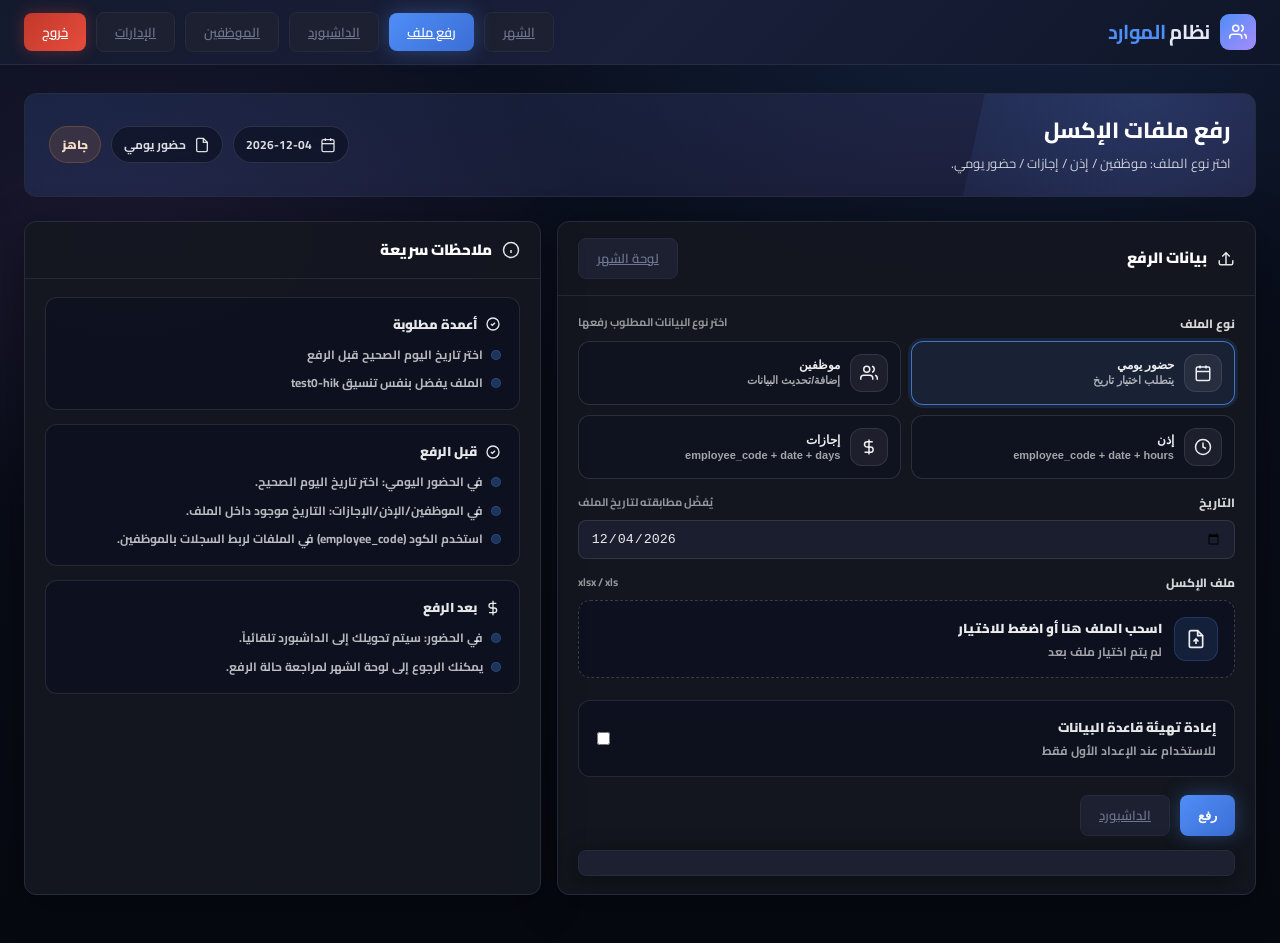
<file: templates/upload.html>
<!DOCTYPE html>
<html lang="ar" dir="rtl">
<head>
  <meta charset="UTF-8" />
  <meta name="viewport" content="width=device-width, initial-scale=1.0" />
  <title>رفع ملف اليوم – نظام الموارد البشرية</title>
  <link rel="preconnect" href="https://fonts.googleapis.com" />
  <link href="https://fonts.googleapis.com/css2?family=Cairo:wght@300;400;500;600;700&display=swap" rel="stylesheet" />
  <link rel="stylesheet" href="/static/style.css" />
  <style>
    body { font-family: 'Cairo', system-ui, sans-serif; }
    body {
      background:
        radial-gradient(900px 550px at 80% 0%, rgba(79, 142, 247, .12), transparent 60%),
        radial-gradient(850px 520px at 10% 25%, rgba(155, 89, 182, .12), transparent 55%),
        linear-gradient(180deg, #0a1020 0%, #070b14 70%, #060910 100%);
    }

    .upload-hero {
      background: linear-gradient(135deg, rgba(79, 142, 247, .14), rgba(155, 89, 182, .12));
      border: 1px solid var(--border);
      border-radius: var(--radius);
      padding: 22px 24px;
      display: flex;
      align-items: center;
      justify-content: space-between;
      gap: 14px;
      flex-wrap: wrap;
      overflow: hidden;
      position: relative;
    }

    .upload-hero::before {
      content: "";
      position: absolute;
      inset: -140px -230px auto auto;
      width: 520px;
      height: 520px;
      background: radial-gradient(circle at 30% 30%, rgba(79, 142, 247, .42), rgba(79, 142, 247, 0) 65%);
      opacity: .45;
      transform: rotate(12deg);
      pointer-events: none;
    }

    .hero-title {
      margin: 0;
      font-size: 22px;
      font-weight: 800;
      color: #fff;
      line-height: 1.35;
    }

    .hero-sub {
      margin: 6px 0 0;
      font-size: 13px;
      color: rgba(255,255,255,.78);
      line-height: 1.7;
    }

    .hero-badges {
      display: flex;
      align-items: center;
      gap: 10px;
      flex-wrap: wrap;
      position: relative;
      z-index: 1;
    }

    .mini-badge {
      display: inline-flex;
      align-items: center;
      gap: 8px;
      padding: 8px 12px;
      border-radius: 999px;
      background: rgba(10, 16, 32, .62);
      border: 1px solid rgba(255, 255, 255, .12);
      color: rgba(255,255,255,.85);
      font-size: 12px;
      font-weight: 700;
      backdrop-filter: blur(10px);
      white-space: nowrap;
    }

    .mini-badge svg { width: 16px; height: 16px; }

    .status-badge {
      display: inline-flex;
      align-items: center;
      gap: 8px;
      padding: 8px 12px;
      border-radius: 999px;
      font-size: 12px;
      font-weight: 900;
      border: 1px solid rgba(255,255,255,.12);
      color: rgba(255,255,255,.88);
      background: rgba(255,255,255,.06);
      white-space: nowrap;
      letter-spacing: .01em;
    }

    .status-badge.ok {
      background: rgba(45, 214, 123, .12);
      color: rgba(190, 255, 222, .95);
      border-color: rgba(45, 214, 123, .22);
    }

    .status-badge.miss {
      background: rgba(248, 113, 113, .12);
      color: rgba(255, 214, 214, .95);
      border-color: rgba(248, 113, 113, .22);
    }

    .status-badge.wait {
      background: rgba(251, 146, 60, .12);
      color: rgba(255, 233, 205, .95);
      border-color: rgba(251, 146, 60, .22);
    }

    .upload-layout {
      display: grid;
      grid-template-columns: 1.15fr .85fr;
      gap: 16px;
    }

    @media (max-width: 980px) {
      .upload-layout { grid-template-columns: 1fr; }
    }

    .panel {
      background: rgba(20, 23, 32, .92);
      border: 1px solid var(--border);
      border-radius: var(--radius);
      overflow: hidden;
      box-shadow: 0 8px 40px rgba(0,0,0,.35);
    }

    .panel-head {
      padding: 16px 20px;
      border-bottom: 1px solid rgba(255,255,255,.08);
      display: flex;
      align-items: center;
      justify-content: space-between;
      gap: 12px;
    }

    .panel-title {
      display: flex;
      align-items: center;
      gap: 10px;
      font-weight: 900;
      color: #fff;
      margin: 0;
      font-size: 15px;
    }

    .panel-title svg { width: 18px; height: 18px; color: rgba(255,255,255,.88); }

    .panel-body {
      padding: 18px 20px;
      display: flex;
      flex-direction: column;
      gap: 14px;
    }

    .field label {
      display: flex;
      align-items: center;
      justify-content: space-between;
      gap: 10px;
      margin-bottom: 8px;
      color: rgba(255,255,255,.82);
      font-weight: 800;
      font-size: 12px;
    }

    .field small {
      color: rgba(255,255,255,.55);
      font-weight: 700;
      font-size: 11px;
    }

    .field input[type="date"] {
      width: 100%;
      background: rgba(28, 32, 48, .92);
      border: 1px solid rgba(255,255,255,.10);
      border-radius: var(--radius-sm);
      color: rgba(255,255,255,.92);
      padding: 10px 12px;
      outline: none;
      transition: border-color .18s, box-shadow .18s;
    }

    .field input[type="date"]:focus {
      border-color: rgba(79, 142, 247, .8);
      box-shadow: 0 0 0 3px rgba(79, 142, 247, .18);
    }

    #uploadType {
      width: 100%;
      background: rgba(28, 32, 48, .92);
      border: 1px solid rgba(255,255,255,.10);
      border-radius: var(--radius-sm);
      color: rgba(255,255,255,.92);
      padding: 10px 12px;
      outline: none;
      font-family: inherit;
      font-weight: 800;
    }

    @media (min-width: 521px) {
      #uploadType { display: none; }
    }

    .type-grid {
      display: grid;
      grid-template-columns: repeat(2, 1fr);
      gap: 10px;
    }

    @media (max-width: 980px) {
      .type-grid { grid-template-columns: repeat(2, 1fr); }
    }

    @media (max-width: 520px) {
      .type-grid { display: none; }
    }

    .type-card {
      appearance: none;
      border: 1px solid rgba(255,255,255,.12);
      background: rgba(10, 16, 32, .42);
      border-radius: var(--radius);
      padding: 12px 12px;
      display: flex;
      align-items: center;
      gap: 10px;
      cursor: pointer;
      text-align: right;
      color: rgba(255,255,255,.92);
      transition: transform .16s, border-color .16s, background .16s, box-shadow .16s;
    }

    .type-card:hover { transform: translateY(-1px); border-color: rgba(79,142,247,.45); background: rgba(10, 16, 32, .55); }
    .type-card.active { border-color: rgba(79,142,247,.75); background: rgba(79, 142, 247, .10); box-shadow: 0 0 0 3px rgba(79,142,247,.12); }
    .type-card:focus { outline: none; box-shadow: 0 0 0 3px rgba(79,142,247,.18); }

    .type-ico {
      width: 38px;
      height: 38px;
      border-radius: 12px;
      display: flex;
      align-items: center;
      justify-content: center;
      color: rgba(255,255,255,.92);
      background: rgba(255,255,255,.06);
      border: 1px solid rgba(255,255,255,.10);
      flex-shrink: 0;
    }
    .type-ico svg { width: 18px; height: 18px; }
    .type-meta { display: flex; flex-direction: column; gap: 2px; min-width: 0; }
    .type-title { font-weight: 900; font-size: 12px; }
    .type-sub { color: rgba(255,255,255,.62); font-weight: 800; font-size: 11px; white-space: nowrap; overflow: hidden; text-overflow: ellipsis; }

    .collapsible {
      max-height: 220px;
      opacity: 1;
      transform: translateY(0);
      transition: max-height .18s ease, opacity .18s ease, transform .18s ease, margin .18s ease, padding .18s ease, border-width .18s ease;
      overflow: hidden;
    }
    .collapsible.is-hidden {
      max-height: 0;
      opacity: 0;
      transform: translateY(-4px);
      margin-top: -8px;
      padding-top: 0 !important;
      padding-bottom: 0 !important;
      border-width: 0 !important;
      pointer-events: none;
    }

    .drop {
      border: 1px dashed rgba(255,255,255,.18);
      border-radius: var(--radius);
      background: rgba(10, 16, 32, .55);
      padding: 16px;
      display: flex;
      align-items: center;
      justify-content: space-between;
      gap: 14px;
      cursor: pointer;
      user-select: none;
      transition: border-color .18s, background .18s, transform .18s;
    }

    .drop:hover { border-color: rgba(79,142,247,.55); background: rgba(10,16,32,.65); }
    .drop.drag { border-color: rgba(79,142,247,.85); background: rgba(79,142,247,.08); transform: translateY(-1px); }

    .drop-left { display: flex; align-items: center; gap: 12px; min-width: 0; }
    .drop-ico {
      width: 44px; height: 44px;
      border-radius: 12px;
      display: flex; align-items: center; justify-content: center;
      color: rgba(255,255,255,.92);
      background: rgba(79, 142, 247, .12);
      border: 1px solid rgba(79, 142, 247, .22);
      flex-shrink: 0;
    }

    .drop-ico svg { width: 20px; height: 20px; }

    .drop-meta { min-width: 0; }
    .drop-title { font-weight: 900; color: rgba(255,255,255,.92); font-size: 13px; }
    .drop-sub { margin-top: 3px; color: rgba(255,255,255,.60); font-weight: 700; font-size: 12px; white-space: nowrap; overflow: hidden; text-overflow: ellipsis; }

    .drop input[type="file"] { display: none; }

    .hint-card {
      padding: 16px 18px;
      background: rgba(10, 16, 32, .55);
      border: 1px solid rgba(255,255,255,.10);
      border-radius: var(--radius);
    }

    .hint-title {
      display: flex;
      align-items: center;
      gap: 8px;
      font-weight: 900;
      color: rgba(255,255,255,.9);
      margin: 0 0 10px;
      font-size: 13px;
    }

    .hint-title svg { width: 16px; height: 16px; }

    .hint-list {
      margin: 0;
      padding: 0;
      list-style: none;
      display: flex;
      flex-direction: column;
      gap: 8px;
      color: rgba(255,255,255,.70);
      font-weight: 700;
      font-size: 12px;
      line-height: 1.7;
    }

    .hint-item {
      display: flex;
      align-items: flex-start;
      gap: 8px;
    }

    .hint-dot {
      width: 10px;
      height: 10px;
      border-radius: 50%;
      margin-top: 5px;
      background: rgba(79,142,247,.28);
      border: 1px solid rgba(79,142,247,.22);
      flex-shrink: 0;
    }

    .actions {
      display: flex;
      gap: 10px;
      flex-wrap: wrap;
      padding-top: 4px;
    }

    .toast {
      position: static;
      opacity: 1;
      transform: none;
      width: 100%;
    }
  </style>
</head>
<body>
  <header class="header">
    <div class="header-inner">
      <div class="brand">
        <div class="brand-icon">
          <svg viewBox="0 0 24 24" fill="none" stroke="currentColor" stroke-width="2">
            <path d="M17 21v-2a4 4 0 0 0-4-4H5a4 4 0 0 0-4 4v2" />
            <circle cx="9" cy="7" r="4" />
            <path d="M23 21v-2a4 4 0 0 0-3-3.87" />
            <path d="M16 3.13a4 4 0 0 1 0 7.75" />
          </svg>
        </div>
        <span class="brand-name">نظام <span class="accent">الموارد</span></span>
      </div>
      <div style="display:flex;gap:10px;align-items:center">
        <a class="btn btn-ghost" href="/">الشهر</a>
        <a class="btn btn-primary" href="/upload">رفع ملف</a>
        <a class="btn btn-ghost" href="/dashboard">الداشبورد</a>
        <a class="btn btn-ghost" href="/employees-page">الموظفين</a>
        <a class="btn btn-ghost" href="/departments-page">الإدارات</a>
        <a class="btn btn-danger" href="/logout">خروج</a>
      </div>
    </div>
  </header>

  <main class="main" >
    <section class="upload-hero">
      <div style="position:relative;z-index:1">
        <h1 class="hero-title">رفع ملفات الإكسل</h1>
        <p class="hero-sub">اختر نوع الملف: موظفين / إذن / إجازات / حضور يومي.</p>
      </div>
      <div class="hero-badges">
        <span class="mini-badge" id="selectedDateBadge" title="التاريخ المحدد">
          <svg viewBox="0 0 24 24" fill="none" stroke="currentColor" stroke-width="2">
            <rect x="3" y="4" width="18" height="18" rx="2"></rect>
            <line x1="16" y1="2" x2="16" y2="6"></line>
            <line x1="8" y1="2" x2="8" y2="6"></line>
            <line x1="3" y1="10" x2="21" y2="10"></line>
          </svg>
          <span id="selectedDateText">—</span>
        </span>
        <span class="mini-badge" id="typeBadge" title="نوع الملف">
          <svg viewBox="0 0 24 24" fill="none" stroke="currentColor" stroke-width="2">
            <path d="M14 2H6a2 2 0 0 0-2 2v16a2 2 0 0 0 2 2h12a2 2 0 0 0 2-2V8z" />
            <polyline points="14 2 14 8 20 8" />
          </svg>
          <span id="typeBadgeText">—</span>
        </span>
        <span class="status-badge wait" id="uploadStatus" aria-live="polite">جاهز</span>
      </div>
    </section>

    <section class="upload-layout">
      <div class="panel">
        <div class="panel-head">
          <h2 class="panel-title">
            <svg viewBox="0 0 24 24" fill="none" stroke="currentColor" stroke-width="2">
              <path d="M21 15v4a2 2 0 0 1-2 2H5a2 2 0 0 1-2-2v-4" />
              <polyline points="7 10 12 5 17 10" />
              <line x1="12" y1="5" x2="12" y2="20" />
            </svg>
            بيانات الرفع
          </h2>
          <a class="btn btn-ghost" href="/" title="العودة للوحة الشهر">لوحة الشهر</a>
        </div>

        <div class="panel-body">
          <div class="field">
            <label for="uploadType">
              <span>نوع الملف</span>
              <small>اختر نوع البيانات المطلوب رفعها</small>
            </label>
            <div class="type-grid" id="typeGrid" aria-label="اختيار نوع الملف">
              <button class="type-card" type="button" data-type="attendance">
                <span class="type-ico" aria-hidden="true">
                  <svg viewBox="0 0 24 24" fill="none" stroke="currentColor" stroke-width="2">
                    <rect x="3" y="4" width="18" height="18" rx="2"></rect>
                    <line x1="16" y1="2" x2="16" y2="6"></line>
                    <line x1="8" y1="2" x2="8" y2="6"></line>
                    <line x1="3" y1="10" x2="21" y2="10"></line>
                  </svg>
                </span>
                <span class="type-meta">
                  <span class="type-title">حضور يومي</span>
                  <span class="type-sub">يتطلب اختيار تاريخ</span>
                </span>
              </button>
              <button class="type-card" type="button" data-type="employees">
                <span class="type-ico" aria-hidden="true">
                  <svg viewBox="0 0 24 24" fill="none" stroke="currentColor" stroke-width="2">
                    <path d="M17 21v-2a4 4 0 0 0-4-4H5a4 4 0 0 0-4 4v2"></path>
                    <circle cx="9" cy="7" r="4"></circle>
                    <path d="M23 21v-2a4 4 0 0 0-3-3.87"></path>
                    <path d="M16 3.13a4 4 0 0 1 0 7.75"></path>
                  </svg>
                </span>
                <span class="type-meta">
                  <span class="type-title">موظفين</span>
                  <span class="type-sub">إضافة/تحديث البيانات</span>
                </span>
              </button>
              <button class="type-card" type="button" data-type="permissions">
                <span class="type-ico" aria-hidden="true">
                  <svg viewBox="0 0 24 24" fill="none" stroke="currentColor" stroke-width="2">
                    <circle cx="12" cy="12" r="10"></circle>
                    <path d="M12 6v6l4 2"></path>
                  </svg>
                </span>
                <span class="type-meta">
                  <span class="type-title">إذن</span>
                  <span class="type-sub">employee_code + date + hours</span>
                </span>
              </button>
              <button class="type-card" type="button" data-type="leaves">
                <span class="type-ico" aria-hidden="true">
                  <svg viewBox="0 0 24 24" fill="none" stroke="currentColor" stroke-width="2">
                    <path d="M12 2v20"></path>
                    <path d="M17 5H9.5a3.5 3.5 0 0 0 0 7H14a3.5 3.5 0 0 1 0 7H6"></path>
                  </svg>
                </span>
                <span class="type-meta">
                  <span class="type-title">إجازات</span>
                  <span class="type-sub">employee_code + date + days</span>
                </span>
              </button>
            </div>
            <select id="uploadType">
              <option value="attendance">حضور يومي</option>
              <option value="employees">بيانات الموظفين</option>
              <option value="permissions">إذن</option>
              <option value="leaves">إجازات</option>
            </select>
          </div>

          <div class="field collapsible" id="dateField">
            <label for="selectedDate">
              <span>التاريخ</span>
              <small>يُفضّل مطابقته لتاريخ الملف</small>
            </label>
            <input id="selectedDate" type="date" />
          </div>

          <div class="field">
            <label>
              <span>ملف الإكسل</span>
              <small>xlsx / xls</small>
            </label>
            <label class="drop" id="dropZone" tabindex="0">
              <span class="drop-left">
                <span class="drop-ico" aria-hidden="true">
                  <svg viewBox="0 0 24 24" fill="none" stroke="currentColor" stroke-width="2">
                    <path d="M14 2H6a2 2 0 0 0-2 2v16a2 2 0 0 0 2 2h12a2 2 0 0 0 2-2V8z" />
                    <polyline points="14 2 14 8 20 8" />
                    <line x1="12" y1="18" x2="12" y2="12" />
                    <polyline points="9 15 12 12 15 15" />
                  </svg>
                </span>
                <span class="drop-meta">
                  <div class="drop-title">اسحب الملف هنا أو اضغط للاختيار</div>
                  <div class="drop-sub" id="fileName">لم يتم اختيار ملف بعد</div>
                </span>
              </span>
              <input id="excelFile" type="file" accept=".xlsx,.xls" />
            </label>
          </div>

          <label class="hint-card collapsible" id="resetDbField" style="display:flex;align-items:center;justify-content:space-between;gap:12px;cursor:pointer">
            <span style="display:flex;flex-direction:column;gap:3px">
              <span style="font-weight:900;color:rgba(255,255,255,.9);font-size:13px">إعادة تهيئة قاعدة البيانات</span>
              <span style="color:rgba(255,255,255,.60);font-weight:700;font-size:12px">للاستخدام عند الإعداد الأول فقط</span>
            </span>
            <input id="resetDb" type="checkbox" />
          </label>

          <div class="actions">
            <button class="btn btn-primary" onclick="uploadExcel()">رفع</button>
            <a class="btn btn-ghost" href="/dashboard">الداشبورد</a>
          </div>

          <div class="toast" id="toast" role="status" aria-live="polite"></div>
        </div>
      </div>

      <aside class="panel">
        <div class="panel-head">
          <h2 class="panel-title">
            <svg viewBox="0 0 24 24" fill="none" stroke="currentColor" stroke-width="2">
              <circle cx="12" cy="12" r="10" />
              <path d="M12 16v-4" />
              <path d="M12 8h.01" />
            </svg>
            ملاحظات سريعة
          </h2>
        </div>
        <div class="panel-body">
          <div class="hint-card" id="typeHintCard"></div>
          <div class="hint-card">
            <div class="hint-title">
              <svg viewBox="0 0 24 24" fill="none" stroke="currentColor" stroke-width="2">
                <path d="M9 12l2 2 4-4" />
                <path d="M21 12a9 9 0 1 1-18 0 9 9 0 0 1 18 0z" />
              </svg>
              قبل الرفع
            </div>
            <ul class="hint-list">
              <li class="hint-item"><span class="hint-dot"></span><span>في الحضور اليومي: اختر تاريخ اليوم الصحيح.</span></li>
              <li class="hint-item"><span class="hint-dot"></span><span>في الموظفين/الإذن/الإجازات: التاريخ موجود داخل الملف.</span></li>
              <li class="hint-item"><span class="hint-dot"></span><span>استخدم الكود (employee_code) في الملفات لربط السجلات بالموظفين.</span></li>
            </ul>
          </div>

          <div class="hint-card">
            <div class="hint-title">
              <svg viewBox="0 0 24 24" fill="none" stroke="currentColor" stroke-width="2">
                <path d="M12 1v22" />
                <path d="M17 5H9.5a3.5 3.5 0 0 0 0 7H14a3.5 3.5 0 0 1 0 7H6" />
              </svg>
              بعد الرفع
            </div>
            <ul class="hint-list">
              <li class="hint-item"><span class="hint-dot"></span><span>في الحضور: سيتم تحويلك إلى الداشبورد تلقائياً.</span></li>
              <li class="hint-item"><span class="hint-dot"></span><span>يمكنك الرجوع إلى لوحة الشهر لمراجعة حالة الرفع.</span></li>
            </ul>
          </div>
        </div>
      </aside>
    </section>
  </main>

  <script>
    const toast = document.getElementById('toast');
    const dateInput = document.getElementById('selectedDate');
    const dateText = document.getElementById('selectedDateText');
    const dateBadge = document.getElementById('selectedDateBadge');
    const statusEl = document.getElementById('uploadStatus');
    const fileInput = document.getElementById('excelFile');
    const fileName = document.getElementById('fileName');
    const dropZone = document.getElementById('dropZone');
    const uploadType = document.getElementById('uploadType');
    const dateField = document.getElementById('dateField');
    const resetDbField = document.getElementById('resetDbField');
    const typeBadgeText = document.getElementById('typeBadgeText');
    const typeGrid = document.getElementById('typeGrid');
    const typeHintCard = document.getElementById('typeHintCard');

    function show(msg, type = 'success') {
      toast.textContent = msg;
      toast.className = `toast ${type} show`;
    }

    function setStatus(text, mode) {
      statusEl.textContent = text;
      statusEl.className = `status-badge ${mode || ''}`.trim();
    }

    function setSelectedDateUI(v) {
      const txt = v && String(v).length >= 10 ? String(v) : '—';
      dateText.textContent = txt;
      dateBadge.title = `التاريخ المحدد: ${txt}`;
    }

    function setFileUI(file) {
      if (!file) {
        fileName.textContent = 'لم يتم اختيار ملف بعد';
        fileName.title = '';
        return;
      }
      fileName.textContent = file.name;
      fileName.title = file.name;
    }

    function getParam(name) {
      const v = new URLSearchParams(window.location.search).get(name);
      return v == null || v === '' ? null : v;
    }
    function initDate() {
      const fromQuery = getParam('date');
      if (fromQuery) { dateInput.value = fromQuery; setSelectedDateUI(fromQuery); return; }
      const t = new Date();
      const yyyy = t.getFullYear();
      const mm = String(t.getMonth() + 1).padStart(2, '0');
      const dd = String(t.getDate()).padStart(2, '0');
      const v = `${yyyy}-${mm}-${dd}`;
      dateInput.value = v;
      setSelectedDateUI(v);
    }

    dateInput.addEventListener('change', () => setSelectedDateUI(dateInput.value));
    fileInput.addEventListener('change', () => setFileUI(fileInput.files[0]));
    uploadType.addEventListener('change', () => applyUploadTypeUI());

    dropZone.addEventListener('dragover', (e) => {
      e.preventDefault();
      dropZone.classList.add('drag');
    });
    dropZone.addEventListener('dragleave', () => dropZone.classList.remove('drag'));
    dropZone.addEventListener('drop', (e) => {
      e.preventDefault();
      dropZone.classList.remove('drag');
      const files = e.dataTransfer?.files;
      if (files && files.length) {
        fileInput.files = files;
        setFileUI(files[0]);
      }
    });

    async function uploadExcel() {
      const f = fileInput.files[0];
      if (!f) { show('اختر ملف الإكسل أولاً.', 'error'); return; }
      const selected = dateInput.value;
      const kind = uploadType.value || 'attendance';
      const fd = new FormData();
      fd.append('file', f);
      if (kind === 'attendance') {
        if (!selected) { show('اختر التاريخ أولاً.', 'error'); return; }
        fd.append('reset_db', document.getElementById('resetDb').checked ? 'true' : 'false');
      }
      setStatus('جاري الرفع...', 'wait');
      try {
        const url =
          kind === 'employees' ? '/import/employees/upload' :
          kind === 'permissions' ? '/import/permissions/upload' :
          kind === 'leaves' ? '/import/leaves/upload' :
          '/import/upload';
        const r = await fetch(url, { method: 'POST', body: fd });
        if (!r.ok) throw new Error(await r.text());
        const res = await r.json();
        setStatus('تم الاستيراد', 'ok');
        if (kind === 'attendance') {
          const dates = (res.distinct_dates || []).map(String);
          if (dates.length && !dates.includes(selected)) {
            show(`تم الاستيراد: ${res.attendance_rows_upserted} سجل، لكن تواريخ الملف هي: ${dates.join('، ')}`, 'error');
            return;
          }
          show(`تم استيراد ${res.attendance_rows_upserted} سجل لتاريخ ${selected}`);
          setTimeout(() => { window.location.href = `/dashboard?date=${encodeURIComponent(selected)}`; }, 600);
          return;
        }
        if (kind === 'employees') {
          const up = Number(res.employees_upserted || 0);
          const created = Number(res.employees_created || 0);
          const updated = Number(res.employees_updated || 0);
          const sk = Number(res.rows_skipped || 0);
          const total = Number(res.rows_total || 0);
          if (up === 0) {
            const cols = Array.isArray(res.detected_columns) ? res.detected_columns.join('، ') : '';
            const missCode = Number(res.skipped_missing_code || 0);
            const missNameDept = Number(res.skipped_missing_name_or_dept || 0);
            const missCodeRows = Array.isArray(res.skipped_missing_code_rows) && res.skipped_missing_code_rows.length
              ? ` | صفوف بدون كود: ${res.skipped_missing_code_rows.join('، ')}`
              : '';
            const missNameDeptRows = Array.isArray(res.skipped_missing_name_or_dept_rows) && res.skipped_missing_name_or_dept_rows.length
              ? ` | صفوف بدون اسم/إدارة: ${res.skipped_missing_name_or_dept_rows.join('، ')}`
              : '';
            if (total > 0 && sk === 0) {
              show(`تم فحص الملف بنجاح لكن لا توجد تغييرات جديدة (${total} صف). لو الموظفين موجودين بالفعل بنفس البيانات فده طبيعي.`, 'ok');
            } else {
              show(`لم يتم إضافة أي موظف. تأكد من الأعمدة: employee_code (أو الرقم القومي) + name + dept${cols ? ` (الموجود: ${cols})` : ''} | skipped=${sk} | missing_code=${missCode} | missing_name_or_dept=${missNameDept}${missCodeRows}${missNameDeptRows}`, 'error');
            }
          } else {
            show(`تم استيراد الموظفين: ${up} (جديد: ${created} | تحديث: ${updated} | تخطي: ${sk})`);
          }
          setTimeout(() => { window.location.href = `/employees-page`; }, 600);
          return;
        }
        if (kind === 'permissions') {
          const affected = Array.isArray(res.affected_employee_ids) ? res.affected_employee_ids : [];
          show(`تم استيراد الأذونات: ${res.permissions_inserted || 0} (تخطي: ${res.rows_skipped || 0})`);
          if (affected.length === 1) {
            const empId = affected[0];
            setTimeout(() => { window.location.href = `/employee-page/${encodeURIComponent(empId)}?tab=perms`; }, 600);
          } else {
            const ids = affected.length ? `?ids=${encodeURIComponent(affected.join(','))}` : '';
            setTimeout(() => { window.location.href = `/employees-page${ids}`; }, 600);
          }
          return;
        }
        if (kind === 'leaves') {
          const affected = Array.isArray(res.affected_employee_ids) ? res.affected_employee_ids : [];
          show(`تم استيراد الإجازات: ${res.leaves_inserted || 0} (تخطي: ${res.rows_skipped || 0})`);
          if (affected.length === 1) {
            const empId = affected[0];
            setTimeout(() => { window.location.href = `/employee-page/${encodeURIComponent(empId)}?tab=leaves`; }, 600);
          } else {
            const ids = affected.length ? `?ids=${encodeURIComponent(affected.join(','))}` : '';
            setTimeout(() => { window.location.href = `/employees-page${ids}`; }, 600);
          }
          return;
        }
      } catch (e) {
        setStatus('فشل', 'miss');
        show('فشل الاستيراد. تأكد من تنسيق الملف والأعمدة.', 'error');
      }
    }

    function applyUploadTypeUI() {
      const kind = uploadType.value || 'attendance';
      const isAttendance = kind === 'attendance';
      const typeLabel =
        kind === 'employees' ? 'موظفين' :
        kind === 'permissions' ? 'إذن' :
        kind === 'leaves' ? 'إجازات' :
        'حضور يومي';
      if (typeBadgeText) typeBadgeText.textContent = typeLabel;
      if (dateBadge) dateBadge.style.display = isAttendance ? '' : 'none';
      if (dateField) dateField.classList.toggle('is-hidden', !isAttendance);
      if (resetDbField) resetDbField.classList.toggle('is-hidden', !isAttendance);

      if (typeGrid) {
        typeGrid.querySelectorAll('.type-card').forEach(btn => {
          btn.classList.toggle('active', btn.getAttribute('data-type') === kind);
        });
      }

      if (typeHintCard) {
        const common = `<div class="hint-title">
          <svg viewBox="0 0 24 24" fill="none" stroke="currentColor" stroke-width="2">
            <path d="M9 12l2 2 4-4" />
            <path d="M21 12a9 9 0 1 1-18 0 9 9 0 0 1 18 0z" />
          </svg>
          أعمدة مطلوبة
        </div>`;
        const body =
          kind === 'employees'
            ? `<ul class="hint-list">
                <li class="hint-item"><span class="hint-dot"></span><span><span dir="ltr">employee_code</span> (مهم للربط)</span></li>
                <li class="hint-item"><span class="hint-dot"></span><span><span dir="ltr">name</span> و <span dir="ltr">dept</span></span></li>
                <li class="hint-item"><span class="hint-dot"></span><span>أي أعمدة إضافية سيتم تحديثها لو موجودة</span></li>
                <li class="hint-item"><span class="hint-dot"></span><span>إضافة/تحديث الموظفين تتم من ملف الموظفين فقط</span></li>
              </ul>`
            : kind === 'permissions'
            ? `<ul class="hint-list">
                <li class="hint-item"><span class="hint-dot"></span><span><span dir="ltr">employee_code</span> + <span dir="ltr">date</span> + <span dir="ltr">hours</span></span></li>
                <li class="hint-item"><span class="hint-dot"></span><span><span dir="ltr">note</span> اختياري</span></li>
              </ul>`
            : kind === 'leaves'
            ? `<ul class="hint-list">
                <li class="hint-item"><span class="hint-dot"></span><span><span dir="ltr">employee_code</span> + <span dir="ltr">date</span> + <span dir="ltr">days</span></span></li>
                <li class="hint-item"><span class="hint-dot"></span><span><span dir="ltr">leave_type</span>: <span dir="ltr">annual</span> / <span dir="ltr">casual</span></span></li>
                <li class="hint-item"><span class="hint-dot"></span><span><span dir="ltr">note</span> اختياري</span></li>
              </ul>`
            : `<ul class="hint-list">
                <li class="hint-item"><span class="hint-dot"></span><span>اختر تاريخ اليوم الصحيح قبل الرفع</span></li>
                <li class="hint-item"><span class="hint-dot"></span><span>الملف يفضل بنفس تنسيق <span dir="ltr">test0-hik</span></span></li>
              </ul>`;
        typeHintCard.innerHTML = common + body;
      }

      if (!isAttendance) {
        dateInput.value = '';
        setSelectedDateUI('');
        document.getElementById('resetDb').checked = false;
      }
    }
    initDate();
    applyUploadTypeUI();
    setStatus('جاهز', 'wait');
    setFileUI(fileInput.files[0]);

    if (typeGrid) {
      typeGrid.querySelectorAll('.type-card').forEach(btn => {
        btn.addEventListener('click', () => {
          const kind = btn.getAttribute('data-type');
          if (!kind) return;
          uploadType.value = kind;
          applyUploadTypeUI();
        });
      });
    }
  </script>
</body>
</html>
</file>
<file: static/style.css>
/* ── Design Tokens ─────────────────────────────────────────────────────────── */
:root {
  --bg:         #0d0f14;
  --surface:    #141720;
  --surface2:   #1c2030;
  --border:     #262b3d;
  --text:       #e6e9f4;
  --text-muted: #6e7590;
  --blue:       #4f8ef7;
  --blue-dim:   #1e3a6e;
  --green:      #2dd67b;
  --green-dim:  #0e3d27;
  --purple:     #a78bfa;
  --purple-dim: #2e2050;
  --orange:     #fb923c;
  --orange-dim: #3d1f0a;
  --red:        #f87171;
  --red-dim:    #3d1010;
  --radius:     12px;
  --radius-sm:  8px;
  --shadow:     0 4px 24px rgba(0,0,0,.45);
  --shadow-lg:  0 8px 48px rgba(0,0,0,.65);
  --transition: .2s ease;
}

/* ── Reset ─────────────────────────────────────────────────────────────────── */
*, *::before, *::after { box-sizing: border-box; margin: 0; padding: 0; }
body {
  font-family: 'Cairo', 'Inter', system-ui, sans-serif;
  background: var(--bg);
  color: var(--text);
  min-height: 100vh;
  font-size: 14px;
  line-height: 1.6;
}

/* ── Header ────────────────────────────────────────────────────────────────── */
.header {
  background: linear-gradient(135deg, #141a2e 0%, #1a1f3a 50%, #0f1628 100%);
  border-bottom: 1px solid var(--border);
  position: sticky;
  top: 0;
  z-index: 100;
  backdrop-filter: blur(12px);
}
.header-inner {
  max-width: 1400px;
  margin: 0 auto;
  padding: 0 24px;
  height: 64px;
  display: flex;
  justify-content: space-between;
  align-items: center;
}
.brand { display: flex; align-items: center; gap: 10px; }
.brand-icon {
  width: 36px; height: 36px;
  background: linear-gradient(135deg, var(--blue), var(--purple));
  border-radius: 9px;
  display: flex; align-items: center; justify-content: center;
}
.brand-icon svg { width: 18px; height: 18px; color: #fff; }
.brand-name { font-size: 20px; font-weight: 700; letter-spacing: -.3px; }
.brand-name .accent { color: var(--blue); }

/* ── Buttons ───────────────────────────────────────────────────────────────── */
.btn {
  display: inline-flex; align-items: center; gap: 6px;
  padding: 9px 18px;
  border-radius: var(--radius-sm);
  font-size: 13px; font-weight: 600;
  cursor: pointer; border: none;
  transition: transform var(--transition), box-shadow var(--transition), background var(--transition);
}
.btn svg { width: 15px; height: 15px; }
.btn:active { transform: scale(.97); }
.btn-primary {
  background: linear-gradient(135deg, var(--blue), #3b6ed4);
  color: #fff;
  box-shadow: 0 0 20px rgba(79,142,247,.35);
}
.btn-primary:hover { box-shadow: 0 0 28px rgba(79,142,247,.55); }
.btn-ghost {
  background: var(--surface2);
  color: var(--text-muted);
  border: 1px solid var(--border);
}
.btn-ghost:hover { color: var(--text); border-color: #3a4060; }
.btn-danger {
  background: linear-gradient(135deg, #c0392b, #e74c3c);
  color: #fff;
  box-shadow: 0 0 16px rgba(231,76,60,.3);
}
.btn-danger:hover { box-shadow: 0 0 24px rgba(231,76,60,.5); }
.btn-icon {
  padding: 7px; background: transparent;
  color: var(--text-muted); border: 1px solid transparent;
}
.btn-icon:hover { background: var(--surface2); border-color: var(--border); color: var(--text); }

/* ── Main Layout ───────────────────────────────────────────────────────────── */
.main {
  max-width: 1400px;
  margin: 0 auto;
  padding: 28px 24px 48px;
  display: flex; flex-direction: column; gap: 24px;
}

/* ── KPI Cards ─────────────────────────────────────────────────────────────── */
.kpi-grid {
  display: grid;
  grid-template-columns: repeat(auto-fit, minmax(220px, 1fr));
  gap: 16px;
}
.kpi-card {
  background: var(--surface);
  border: 1px solid var(--border);
  border-radius: var(--radius);
  padding: 20px;
  display: flex; align-items: center; gap: 16px;
  transition: border-color var(--transition), box-shadow var(--transition);
  animation: fadeUp .4s ease both;
}
.kpi-card:hover {
  border-color: #3a4060;
  box-shadow: 0 0 32px rgba(79,142,247,.08);
}
.kpi-icon {
  width: 48px; height: 48px; border-radius: 12px;
  display: flex; align-items: center; justify-content: center;
  flex-shrink: 0;
}
.kpi-icon svg { width: 22px; height: 22px; }
.kpi-blue   { background: var(--blue-dim);   color: var(--blue); }
.kpi-green  { background: var(--green-dim);  color: var(--green); }
.kpi-purple { background: var(--purple-dim); color: var(--purple); }
.kpi-orange { background: var(--orange-dim); color: var(--orange); }
.kpi-body   { display: flex; flex-direction: column; gap: 3px; }
.kpi-label  { font-size: 12px; color: var(--text-muted); font-weight: 600; text-transform: none; letter-spacing: 0; }
.kpi-value  { font-size: 28px; font-weight: 700; letter-spacing: -.5px; line-height: 1; }

/* ── Toolbar ───────────────────────────────────────────────────────────────── */
.toolbar { display: flex; gap: 12px; flex-wrap: wrap; align-items: center; }
.search-wrap { position: relative; flex: 1 1 240px; }
.search-icon {
  position: absolute; left: 12px; top: 50%; transform: translateY(-50%);
  width: 16px; height: 16px; color: var(--text-muted); pointer-events: none;
}
.search-input {
  width: 100%; background: var(--surface); border: 1px solid var(--border);
  border-radius: var(--radius-sm); color: var(--text);
  padding: 9px 12px 9px 38px; font-size: 13px;
  outline: none; transition: border-color var(--transition), box-shadow var(--transition);
}
.search-input:focus { border-color: var(--blue); box-shadow: 0 0 0 3px rgba(79,142,247,.18); }
.search-input::placeholder { color: var(--text-muted); }
.select-filter {
  background: var(--surface); border: 1px solid var(--border);
  border-radius: var(--radius-sm); color: var(--text);
  padding: 9px 36px 9px 12px; font-size: 13px;
  outline: none; cursor: pointer; min-width: 160px;
  -webkit-appearance: none; appearance: none;
  background-image: url("data:image/svg+xml,%3Csvg xmlns='http://www.w3.org/2000/svg' viewBox='0 0 24 24' fill='none' stroke='%236e7590' stroke-width='2'%3E%3Cpolyline points='6 9 12 15 18 9'/%3E%3C/svg%3E");
  background-repeat: no-repeat; background-position: right 10px center; background-size: 16px;
  transition: border-color var(--transition);
}
.select-filter:focus { border-color: var(--blue); }

[dir="rtl"] .search-icon {
  left: auto;
  right: 12px;
}

[dir="rtl"] .search-input {
  padding: 9px 38px 9px 12px;
}

[dir="rtl"] .select-filter {
  padding: 9px 12px 9px 36px;
  background-position: left 10px center;
}

[dir="rtl"] thead th {
  text-align: right;
  text-transform: none;
  letter-spacing: 0;
}

[dir="rtl"] .form-group label {
  text-transform: none;
  letter-spacing: 0;
}

/* ── Table Card ────────────────────────────────────────────────────────────── */
.table-card {
  background: var(--surface); border: 1px solid var(--border);
  border-radius: var(--radius); overflow: hidden;
  animation: fadeUp .5s ease .1s both;
}
.table-header {
  padding: 16px 20px; display: flex; align-items: center;
  gap: 10px; border-bottom: 1px solid var(--border);
}
.table-title { font-size: 15px; font-weight: 600; }
.badge {
  background: var(--blue-dim); color: var(--blue);
  font-size: 11px; font-weight: 700;
  padding: 2px 8px; border-radius: 999px;
}
.table-wrap { overflow-x: auto; }
table { width: 100%; border-collapse: collapse; }
thead th {
  padding: 11px 14px; text-align: left;
  font-size: 11px; font-weight: 600; letter-spacing: .07em;
  color: var(--text-muted); text-transform: uppercase;
  background: var(--surface2); white-space: nowrap;
  border-bottom: 1px solid var(--border);
}
tbody tr { border-bottom: 1px solid #1e2336; transition: background var(--transition); }
tbody tr:last-child { border-bottom: none; }
tbody tr:hover { background: rgba(79,142,247,.04); }
tbody td { padding: 12px 14px; font-size: 13px; white-space: nowrap; }
.loading-row { text-align: center; color: var(--text-muted); padding: 40px !important; }

/* ── Status pill ───────────────────────────────────────────────────────────── */
.pill {
  display: inline-block; font-size: 11px; font-weight: 600; padding: 3px 10px;
  border-radius: 999px; letter-spacing: .04em; text-transform: capitalize;
}
.pill-active   { background: var(--green-dim);  color: var(--green); }
.pill-inactive { background: var(--red-dim);    color: var(--red); }

/* ── Action buttons in table ───────────────────────────────────────────────── */
.action-group { display: flex; gap: 6px; }

/* ── Modal ─────────────────────────────────────────────────────────────────── */
.modal-overlay {
  position: fixed; inset: 0;
  background: rgba(0,0,0,.7);
  display: none; align-items: center; justify-content: center;
  z-index: 999; backdrop-filter: blur(4px);
  padding: 16px;
}
.modal-overlay.open { display: flex; }
.modal {
  background: var(--surface); border: 1px solid var(--border);
  border-radius: var(--radius); width: 100%; max-width: 640px;
  box-shadow: var(--shadow-lg);
  animation: modalIn .25s ease;
}
.modal-sm { max-width: 420px; }
.modal-header {
  padding: 18px 20px 16px; display: flex; align-items: center;
  justify-content: space-between; border-bottom: 1px solid var(--border);
}
.modal-title { font-size: 16px; font-weight: 700; }
.modal-close {
  width: 30px; height: 30px; border-radius: 6px;
  background: transparent; border: none; color: var(--text-muted);
  cursor: pointer; display: flex; align-items: center; justify-content: center;
  transition: background var(--transition), color var(--transition);
}
.modal-close:hover { background: var(--surface2); color: var(--text); }
.modal-close svg { width: 16px; height: 16px; }
.form-grid {
  display: grid; grid-template-columns: 1fr 1fr;
  gap: 14px; padding: 18px 20px;
}
.form-group { display: flex; flex-direction: column; gap: 5px; }
.form-group label { font-size: 12px; font-weight: 600; color: var(--text-muted); text-transform: uppercase; letter-spacing: .05em; }
.form-group input, .form-group select {
  background: var(--surface2); border: 1px solid var(--border);
  border-radius: var(--radius-sm); color: var(--text);
  padding: 9px 12px; font-size: 13px; outline: none;
  transition: border-color var(--transition), box-shadow var(--transition);
}
.form-group input:focus, .form-group select:focus {
  border-color: var(--blue); box-shadow: 0 0 0 3px rgba(79,142,247,.18);
}
.modal-footer {
  padding: 14px 20px; display: flex; justify-content: flex-end; gap: 10px;
  border-top: 1px solid var(--border);
}
.delete-msg { padding: 18px 20px; color: var(--text-muted); line-height: 1.7; }
.delete-msg strong { color: var(--text); }

/* ── Toast ─────────────────────────────────────────────────────────────────── */
.toast {
  position: fixed; bottom: 24px; right: 24px;
  background: var(--surface2); border: 1px solid var(--border);
  border-radius: var(--radius-sm); padding: 12px 18px;
  font-size: 13px; font-weight: 500;
  box-shadow: var(--shadow); z-index: 9999;
  opacity: 0; transform: translateY(8px);
  transition: opacity .25s, transform .25s;
  pointer-events: none;
}
.toast.show { opacity: 1; transform: translateY(0); }
.toast.success { border-color: var(--green); color: var(--green); }
.toast.error   { border-color: var(--red);   color: var(--red); }

/* ── Animations ────────────────────────────────────────────────────────────── */
@keyframes fadeUp {
  from { opacity: 0; transform: translateY(14px); }
  to   { opacity: 1; transform: translateY(0); }
}
@keyframes modalIn {
  from { opacity: 0; transform: scale(.95) translateY(-10px); }
  to   { opacity: 1; transform: scale(1) translateY(0); }
}

/* ── Responsive ────────────────────────────────────────────────────────────── */
@media (max-width: 640px) {
  .form-grid { grid-template-columns: 1fr; }
  .toolbar   { flex-direction: column; align-items: stretch; }
  .search-wrap { flex: 1 1 100%; }
}
</file>
